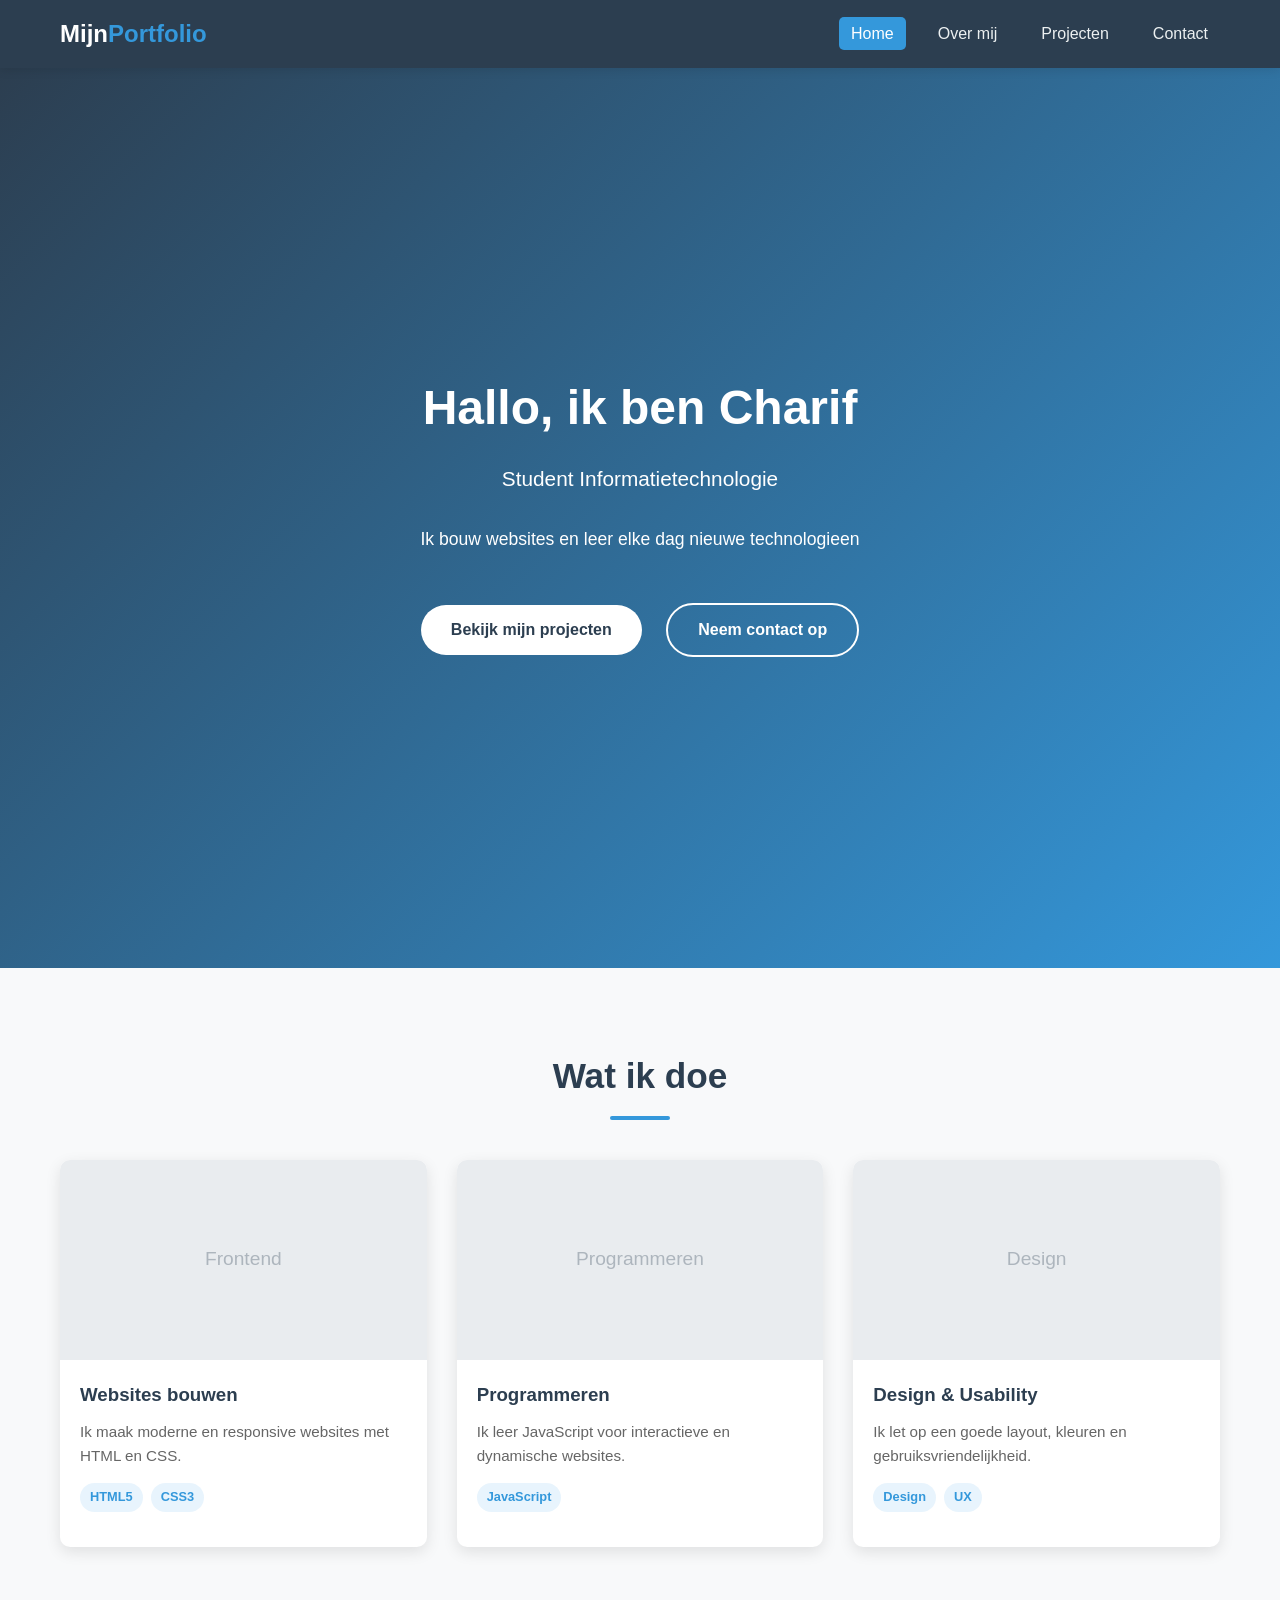
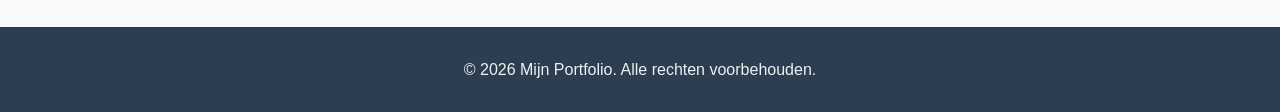
<file: portfolio/index.html>
<!DOCTYPE html>
<html lang="nl">
<head>
    <meta charset="UTF-8">
    <meta name="viewport" content="width=device-width, initial-scale=1.0">
    <meta name="description" content="Persoonlijke portfolio website - Home">
    <title>Mijn Portfolio - Home</title>
    <link rel="stylesheet" href="css/style.css">
    <link rel="stylesheet" href="css/responsive.css">
</head>
<body>
    <header>
        <nav class="navbar">
            <div class="container">
                <a href="index.html" class="logo">Mijn<span>Portfolio</span></a>
                <button class="hamburger" aria-label="Menu openen">
                    <span></span>
                    <span></span>
                    <span></span>
                </button>
                <ul class="nav-links">
                    <li><a href="index.html" class="active">Home</a></li>
                    <li><a href="pages/over-mij.html">Over mij</a></li>
                    <li><a href="pages/projecten.html">Projecten</a></li>
                    <li><a href="pages/contact.html">Contact</a></li>
                </ul>
            </div>
        </nav>
    </header>

    <main>
        <section class="hero">
            <div class="container">
                <h1>Hallo, ik ben <span id="typing-name">Charif</span></h1>
                <p>Student Informatietechnologie</p>
                <p class="tagline">Ik bouw websites en leer elke dag nieuwe technologieen</p>
                <a href="pages/projecten.html" class="btn btn-primary">Bekijk mijn projecten</a>
                <a href="pages/contact.html" class="btn btn-secondary">Neem contact op</a>
            </div>
        </section>

        <section class="section" id="overzicht">
            <div class="container">
                <h2 class="section-title">Wat ik doe</h2>
                <div class="card-grid">
                    <div class="card">
                        <div class="card-img">Frontend</div>
                        <div class="card-body">
                            <h3>Websites bouwen</h3>
                            <p>Ik maak moderne en responsive websites met HTML en CSS.</p>
                            <div class="card-tags">
                                <span class="tag">HTML5</span>
                                <span class="tag">CSS3</span>
                            </div>
                        </div>
                    </div>
                    <div class="card">
                        <div class="card-img">Programmeren</div>
                        <div class="card-body">
                            <h3>Programmeren</h3>
                            <p>Ik leer JavaScript voor interactieve en dynamische websites.</p>
                            <div class="card-tags">
                                <span class="tag">JavaScript</span>
                            </div>
                        </div>
                    </div>
                    <div class="card">
                        <div class="card-img">Design</div>
                        <div class="card-body">
                            <h3>Design & Usability</h3>
                            <p>Ik let op een goede layout, kleuren en gebruiksvriendelijkheid.</p>
                            <div class="card-tags">
                                <span class="tag">Design</span>
                                <span class="tag">UX</span>
                            </div>
                        </div>
                    </div>
                </div>
            </div>
        </section>
    </main>

    <footer>
        <div class="container">
            <p>&copy; <span id="year">2026</span> Mijn Portfolio. Alle rechten voorbehouden.</p>
        </div>
    </footer>

    <script src="js/script.js"></script>
</body>
</html>
</file>
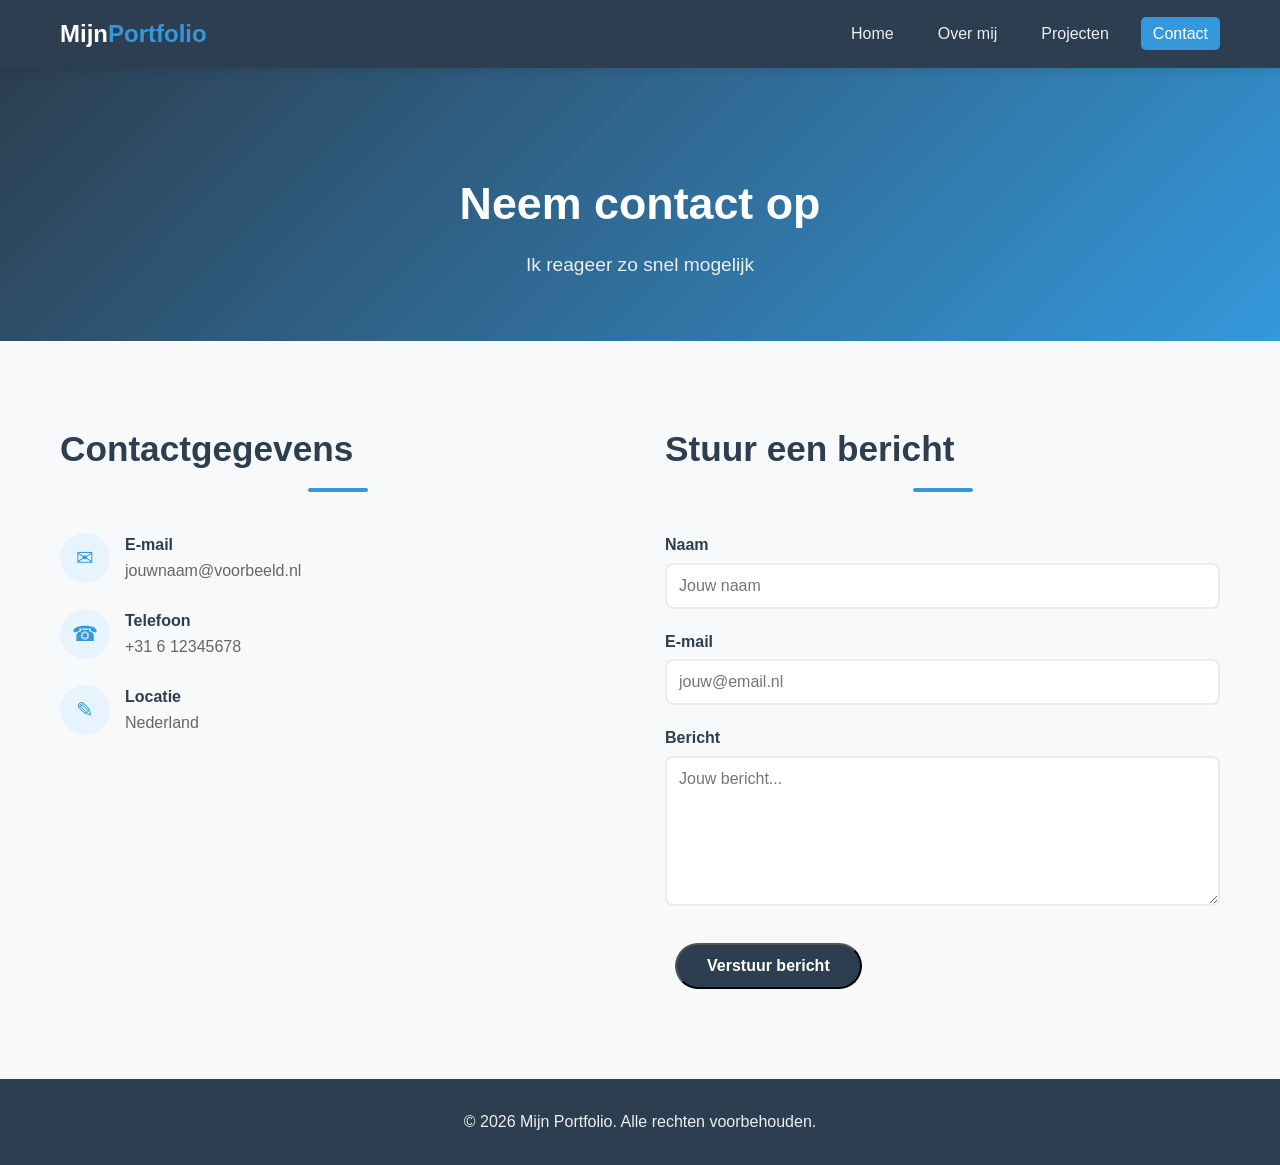
<file: portfolio/pages/contact.html>
<!DOCTYPE html>
<html lang="nl">
<head>
    <meta charset="UTF-8">
    <meta name="viewport" content="width=device-width, initial-scale=1.0">
    <meta name="description" content="Contact - Persoonlijke portfolio website">
    <title>Contact - Mijn Portfolio</title>
    <link rel="stylesheet" href="../css/style.css">
    <link rel="stylesheet" href="../css/responsive.css">
</head>
<body>
    <header>
        <nav class="navbar">
            <div class="container">
                <a href="../index.html" class="logo">Mijn<span>Portfolio</span></a>
                <button class="hamburger" aria-label="Menu openen">
                    <span></span>
                    <span></span>
                    <span></span>
                </button>
                <ul class="nav-links">
                    <li><a href="../index.html">Home</a></li>
                    <li><a href="over-mij.html">Over mij</a></li>
                    <li><a href="projecten.html">Projecten</a></li>
                    <li><a href="contact.html" class="active">Contact</a></li>
                </ul>
            </div>
        </nav>
    </header>

    <main>
        <section class="page-banner">
            <div class="container">
                <h1>Neem contact op</h1>
                <p>Ik reageer zo snel mogelijk</p>
            </div>
        </section>

        <section class="section">
            <div class="container">
                <div class="contact-grid">
                    <div>
                        <h2 class="section-title" style="text-align:left;">Contactgegevens</h2>
                        <div class="contact-item">
                            <div class="contact-icon">&#9993;</div>
                            <div>
                                <h4>E-mail</h4>
                                <p>jouwnaam@voorbeeld.nl</p>
                            </div>
                        </div>
                        <div class="contact-item">
                            <div class="contact-icon">&#9742;</div>
                            <div>
                                <h4>Telefoon</h4>
                                <p>+31 6 12345678</p>
                            </div>
                        </div>
                        <div class="contact-item">
                            <div class="contact-icon">&#9998;</div>
                            <div>
                                <h4>Locatie</h4>
                                <p>Nederland</p>
                            </div>
                        </div>
                    </div>

                    <div>
                        <h2 class="section-title" style="text-align:left;">Stuur een bericht</h2>
                        <div class="alert" id="form-alert"></div>
                        <form id="contact-form">
                            <div class="form-group">
                                <label for="naam">Naam</label>
                                <input type="text" id="naam" name="naam" placeholder="Jouw naam" required>
                            </div>
                            <div class="form-group">
                                <label for="email">E-mail</label>
                                <input type="email" id="email" name="email" placeholder="jouw@email.nl" required>
                            </div>
                            <div class="form-group">
                                <label for="bericht">Bericht</label>
                                <textarea id="bericht" name="bericht" placeholder="Jouw bericht..." required></textarea>
                            </div>
                            <button type="submit" class="btn btn-dark">Verstuur bericht</button>
                        </form>
                    </div>
                </div>
            </div>
        </section>
    </main>

    <footer>
        <div class="container">
            <p>&copy; <span id="year">2026</span> Mijn Portfolio. Alle rechten voorbehouden.</p>
        </div>
    </footer>

    <script src="../js/script.js"></script>
</body>
</html>
</file>
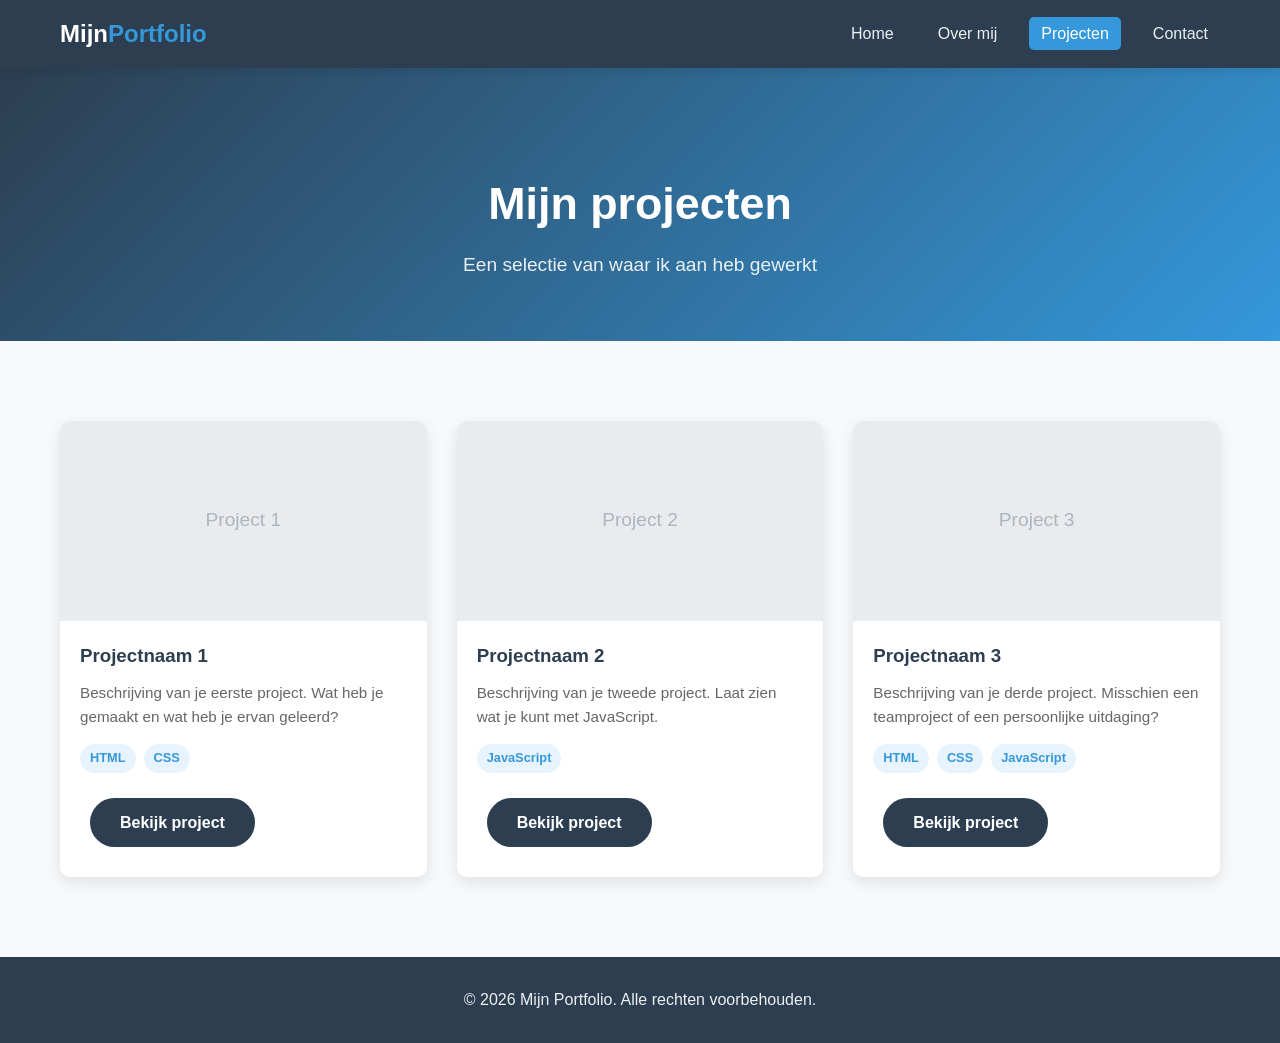
<file: portfolio/pages/projecten.html>
<!DOCTYPE html>
<html lang="nl">
<head>
    <meta charset="UTF-8">
    <meta name="viewport" content="width=device-width, initial-scale=1.0">
    <meta name="description" content="Projecten - Persoonlijke portfolio website">
    <title>Projecten - Mijn Portfolio</title>
    <link rel="stylesheet" href="../css/style.css">
    <link rel="stylesheet" href="../css/responsive.css">
</head>
<body>
    <header>
        <nav class="navbar">
            <div class="container">
                <a href="../index.html" class="logo">Mijn<span>Portfolio</span></a>
                <button class="hamburger" aria-label="Menu openen">
                    <span></span>
                    <span></span>
                    <span></span>
                </button>
                <ul class="nav-links">
                    <li><a href="../index.html">Home</a></li>
                    <li><a href="over-mij.html">Over mij</a></li>
                    <li><a href="projecten.html" class="active">Projecten</a></li>
                    <li><a href="contact.html">Contact</a></li>
                </ul>
            </div>
        </nav>
    </header>

    <main>
        <section class="page-banner">
            <div class="container">
                <h1>Mijn projecten</h1>
                <p>Een selectie van waar ik aan heb gewerkt</p>
            </div>
        </section>

        <section class="section">
            <div class="container">
                <div class="card-grid">
                    <div class="card">
                        <div class="card-img">Project 1</div>
                        <div class="card-body">
                            <h3>Projectnaam 1</h3>
                            <p>Beschrijving van je eerste project. Wat heb je gemaakt en wat heb je ervan geleerd?</p>
                            <div class="card-tags">
                                <span class="tag">HTML</span>
                                <span class="tag">CSS</span>
                            </div>
                            <a href="#" class="btn btn-dark">Bekijk project</a>
                        </div>
                    </div>
                    <div class="card">
                        <div class="card-img">Project 2</div>
                        <div class="card-body">
                            <h3>Projectnaam 2</h3>
                            <p>Beschrijving van je tweede project. Laat zien wat je kunt met JavaScript.</p>
                            <div class="card-tags">
                                <span class="tag">JavaScript</span>
                            </div>
                            <a href="#" class="btn btn-dark">Bekijk project</a>
                        </div>
                    </div>
                    <div class="card">
                        <div class="card-img">Project 3</div>
                        <div class="card-body">
                            <h3>Projectnaam 3</h3>
                            <p>Beschrijving van je derde project. Misschien een teamproject of een persoonlijke uitdaging?</p>
                            <div class="card-tags">
                                <span class="tag">HTML</span>
                                <span class="tag">CSS</span>
                                <span class="tag">JavaScript</span>
                            </div>
                            <a href="#" class="btn btn-dark">Bekijk project</a>
                        </div>
                    </div>
                </div>
            </div>
        </section>
    </main>

    <footer>
        <div class="container">
            <p>&copy; <span id="year">2026</span> Mijn Portfolio. Alle rechten voorbehouden.</p>
        </div>
    </footer>

    <script src="../js/script.js"></script>
</body>
</html>
</file>
<file: portfolio/css/style.css>
/* ============================================
   Persoonlijke Portfolio Website
   Hoofdstylesheet
   ============================================ */

/* ---------- Basis Reset ---------- */
* {
    margin: 0;
    padding: 0;
    box-sizing: border-box;
}

html {
    scroll-behavior: smooth;
}

body {
    font-family: 'Segoe UI', Tahoma, Geneva, Verdana, sans-serif;
    line-height: 1.6;
    color: #333;
    background-color: #f8f9fa;
}

/* ============================================
   Navigatiebalk
   ============================================ */
.navbar {
    background-color: #2c3e50;
    padding: 15px 0;
    position: sticky;
    top: 0;
    z-index: 1000;
    box-shadow: 0 2px 10px rgba(0, 0, 0, 0.1);
}

.navbar .container {
    display: flex;
    justify-content: space-between;
    align-items: center;
}

.logo {
    color: #fff;
    font-size: 1.5rem;
    font-weight: bold;
    text-decoration: none;
}

.logo span {
    color: #3498db;
}

.nav-links {
    list-style: none;
    display: flex;
    gap: 20px;
}

.nav-links a {
    color: #ecf0f1;
    text-decoration: none;
    padding: 8px 12px;
    border-radius: 5px;
    transition: background-color 0.3s, color 0.3s;
}

.nav-links a:hover {
    background-color: #3498db;
    color: #fff;
}

.nav-links a.active {
    background-color: #3498db;
    color: #fff;
}

/* Hamburger menu (mobiel) */
.hamburger {
    display: none;
    flex-direction: column;
    cursor: pointer;
    background: none;
    border: none;
    padding: 5px;
}

.hamburger span {
    width: 25px;
    height: 3px;
    background-color: #fff;
    margin: 3px 0;
    transition: transform 0.3s, opacity 0.3s;
    display: block;
}

/* ============================================
   Container & secties
   ============================================ */
.container {
    max-width: 1200px;
    margin: 0 auto;
    padding: 0 20px;
}

.section {
    padding: 80px 0;
}

.section-title {
    font-size: 2.2rem;
    text-align: center;
    margin-bottom: 40px;
    color: #2c3e50;
    position: relative;
    padding-bottom: 15px;
}

.section-title::after {
    content: '';
    position: absolute;
    bottom: 0;
    left: 50%;
    transform: translateX(-50%);
    width: 60px;
    height: 4px;
    background-color: #3498db;
    border-radius: 2px;
}

/* ============================================
   Hero sectie (Home)
   ============================================ */
.hero {
    background: linear-gradient(135deg, #2c3e50, #3498db);
    color: #fff;
    text-align: center;
    padding: 150px 0;
    min-height: 100vh;
    display: flex;
    align-items: center;
}

.hero h1 {
    font-size: 3rem;
    margin-bottom: 15px;
    animation: fadeInUp 1s ease;
}

.hero p {
    font-size: 1.3rem;
    margin-bottom: 30px;
    opacity: 0.9;
    animation: fadeInUp 1s ease 0.3s both;
}

.hero .tagline {
    font-size: 1.1rem;
    opacity: 0.8;
    margin-bottom: 40px;
}

/* ============================================
   Knoppen
   ============================================ */
.btn {
    display: inline-block;
    padding: 12px 30px;
    border-radius: 50px;
    text-decoration: none;
    font-weight: 600;
    font-size: 1rem;
    transition: transform 0.3s, box-shadow 0.3s;
    margin: 10px;
}

.btn-primary {
    background-color: #fff;
    color: #2c3e50;
    animation: fadeInUp 1s ease 0.6s both;
}

.btn-primary:hover {
    transform: translateY(-3px);
    box-shadow: 0 10px 20px rgba(0, 0, 0, 0.2);
}

.btn-secondary {
    background-color: transparent;
    color: #fff;
    border: 2px solid #fff;
    animation: fadeInUp 1s ease 0.8s both;
}

.btn-secondary:hover {
    background-color: #fff;
    color: #2c3e50;
    transform: translateY(-3px);
}

.btn-dark {
    background-color: #2c3e50;
    color: #fff;
}

.btn-dark:hover {
    background-color: #3498db;
    transform: translateY(-3px);
    box-shadow: 0 10px 20px rgba(0, 0, 0, 0.2);
}

/* ============================================
   Card grid (Projecten)
   ============================================ */
.card-grid {
    display: grid;
    grid-template-columns: repeat(auto-fit, minmax(300px, 1fr));
    gap: 30px;
}

.card {
    background-color: #fff;
    border-radius: 10px;
    overflow: hidden;
    box-shadow: 0 5px 15px rgba(0, 0, 0, 0.1);
    transition: transform 0.3s, box-shadow 0.3s;
}

.card:hover {
    transform: translateY(-10px);
    box-shadow: 0 15px 30px rgba(0, 0, 0, 0.15);
}

.card-img {
    width: 100%;
    height: 200px;
    object-fit: cover;
    background-color: #e9ecef;
    display: flex;
    align-items: center;
    justify-content: center;
    color: #adb5bd;
    font-size: 1.2rem;
}

.card-body {
    padding: 20px;
}

.card-body h3 {
    color: #2c3e50;
    margin-bottom: 10px;
}

.card-body p {
    color: #666;
    font-size: 0.95rem;
    margin-bottom: 15px;
}

.card-tags {
    display: flex;
    flex-wrap: wrap;
    gap: 8px;
    margin-bottom: 15px;
}

.tag {
    background-color: #e8f4fd;
    color: #3498db;
    padding: 4px 10px;
    border-radius: 20px;
    font-size: 0.8rem;
    font-weight: 600;
}

.skill-tag {
    background-color: #f1f3f5;
    color: #2c3e50;
    padding: 4px 10px;
    border-radius: 20px;
    font-size: 0.85rem;
    font-weight: 600;
}

/* ============================================
   Over mij & vaardigheden
   ============================================ */
.about-grid {
    display: grid;
    grid-template-columns: 1fr 1fr;
    gap: 50px;
    align-items: center;
}

.about-text p {
    margin-bottom: 15px;
}

.profile-img {
    width: 100%;
    max-width: 300px;
    border-radius: 50%;
    margin: 0 auto;
    display: block;
    box-shadow: 0 10px 30px rgba(0, 0, 0, 0.15);
}

.skills-grid {
    display: grid;
    grid-template-columns: repeat(auto-fit, minmax(250px, 1fr));
    gap: 30px;
    margin-top: 50px;
}

.skill-group {
    background-color: #fff;
    border-radius: 10px;
    padding: 25px;
    box-shadow: 0 5px 15px rgba(0, 0, 0, 0.05);
}

.skill-group h3 {
    color: #2c3e50;
    margin-bottom: 15px;
}

.progress {
    background-color: #e9ecef;
    border-radius: 20px;
    height: 10px;
    margin-bottom: 15px;
    overflow: hidden;
}

.progress-bar {
    background: linear-gradient(90deg, #3498db, #2c3e50);
    height: 100%;
    border-radius: 20px;
    transition: width 1s ease;
}

.skill-item {
    margin-bottom: 20px;
}

.skill-item .skill-name {
    display: flex;
    justify-content: space-between;
    margin-bottom: 5px;
    font-weight: 600;
}

/* ============================================
   Contact sectie
   ============================================ */
.contact-grid {
    display: grid;
    grid-template-columns: 1fr 1fr;
    gap: 50px;
}

.contact-item {
    display: flex;
    align-items: center;
    gap: 15px;
    margin-bottom: 25px;
}

.contact-icon {
    width: 50px;
    height: 50px;
    background-color: #e8f4fd;
    border-radius: 50%;
    display: flex;
    align-items: center;
    justify-content: center;
    font-size: 1.3rem;
    color: #3498db;
}

.contact-item h4 {
    color: #2c3e50;
}

.contact-item p {
    color: #666;
}

.form-group {
    margin-bottom: 20px;
}

.form-group label {
    display: block;
    margin-bottom: 5px;
    font-weight: 600;
    color: #2c3e50;
}

.form-group input,
.form-group textarea {
    width: 100%;
    padding: 12px;
    border: 2px solid #e9ecef;
    border-radius: 8px;
    font-family: inherit;
    font-size: 1rem;
    transition: border-color 0.3s;
}

.form-group input:focus,
.form-group textarea:focus {
    outline: none;
    border-color: #3498db;
}

.form-group textarea {
    height: 150px;
    resize: vertical;
}

/* ============================================
   Footer
   ============================================ */
footer {
    background-color: #2c3e50;
    color: #ecf0f1;
    text-align: center;
    padding: 30px 0;
}

/* ============================================
   Pagina-banner (subpagina's)
   ============================================ */
.page-banner {
    background: linear-gradient(135deg, #2c3e50, #3498db);
    color: #fff;
    text-align: center;
    padding: 100px 0 60px;
}

.page-banner h1 {
    font-size: 2.8rem;
    margin-bottom: 10px;
}

.page-banner p {
    font-size: 1.2rem;
    opacity: 0.9;
}

/* ============================================
   Animatie
   ============================================ */
@keyframes fadeInUp {
    from {
        opacity: 0;
        transform: translateY(40px);
    }
    to {
        opacity: 1;
        transform: translateY(0);
    }
}

/* ============================================
   Formulier succesmelding
   ============================================ */
.alert {
    padding: 15px;
    border-radius: 8px;
    margin-bottom: 20px;
    display: none;
}

.alert.show {
    display: block;
    animation: fadeInUp 0.5s ease;
}

.alert-success {
    background-color: #d4edda;
    color: #155724;
    border: 1px solid #c3e6cb;
}
</file>
<file: portfolio/css/responsive.css>
/* ============================================
   Responsive design (mobiel en tablet)
   ============================================ */

/* ---------- Tablet (max 768px) ---------- */
@media (max-width: 768px) {
    .navbar .container {
        flex-wrap: wrap;
    }

    .hamburger {
        display: flex;
    }

    .nav-links {
        display: none;
        width: 100%;
        flex-direction: column;
        text-align: center;
        gap: 0;
        margin-top: 10px;
    }

    .nav-links.show {
        display: flex;
    }

    .nav-links li {
        width: 100%;
    }

    .nav-links a {
        display: block;
        padding: 12px;
    }

    .hero {
        padding: 100px 0;
    }

    .hero h1 {
        font-size: 2rem;
    }

    .hero p {
        font-size: 1rem;
    }

    .section {
        padding: 60px 0;
    }

    .section-title {
        font-size: 1.8rem;
    }

    .about-grid {
        grid-template-columns: 1fr;
        text-align: center;
    }

    .about-text {
        text-align: left;
    }

    .contact-grid {
        grid-template-columns: 1fr;
    }

    .page-banner {
        padding: 80px 0 50px;
    }

    .page-banner h1 {
        font-size: 2rem;
    }
}

/* ---------- Telefoon (max 480px) ---------- */
@media (max-width: 480px) {
    .hero h1 {
        font-size: 1.6rem;
    }

    .btn {
        padding: 10px 20px;
        margin: 5px;
    }

    .card-grid {
        grid-template-columns: 1fr;
    }

    .skills-grid {
        grid-template-columns: 1fr;
    }
}
</file>
